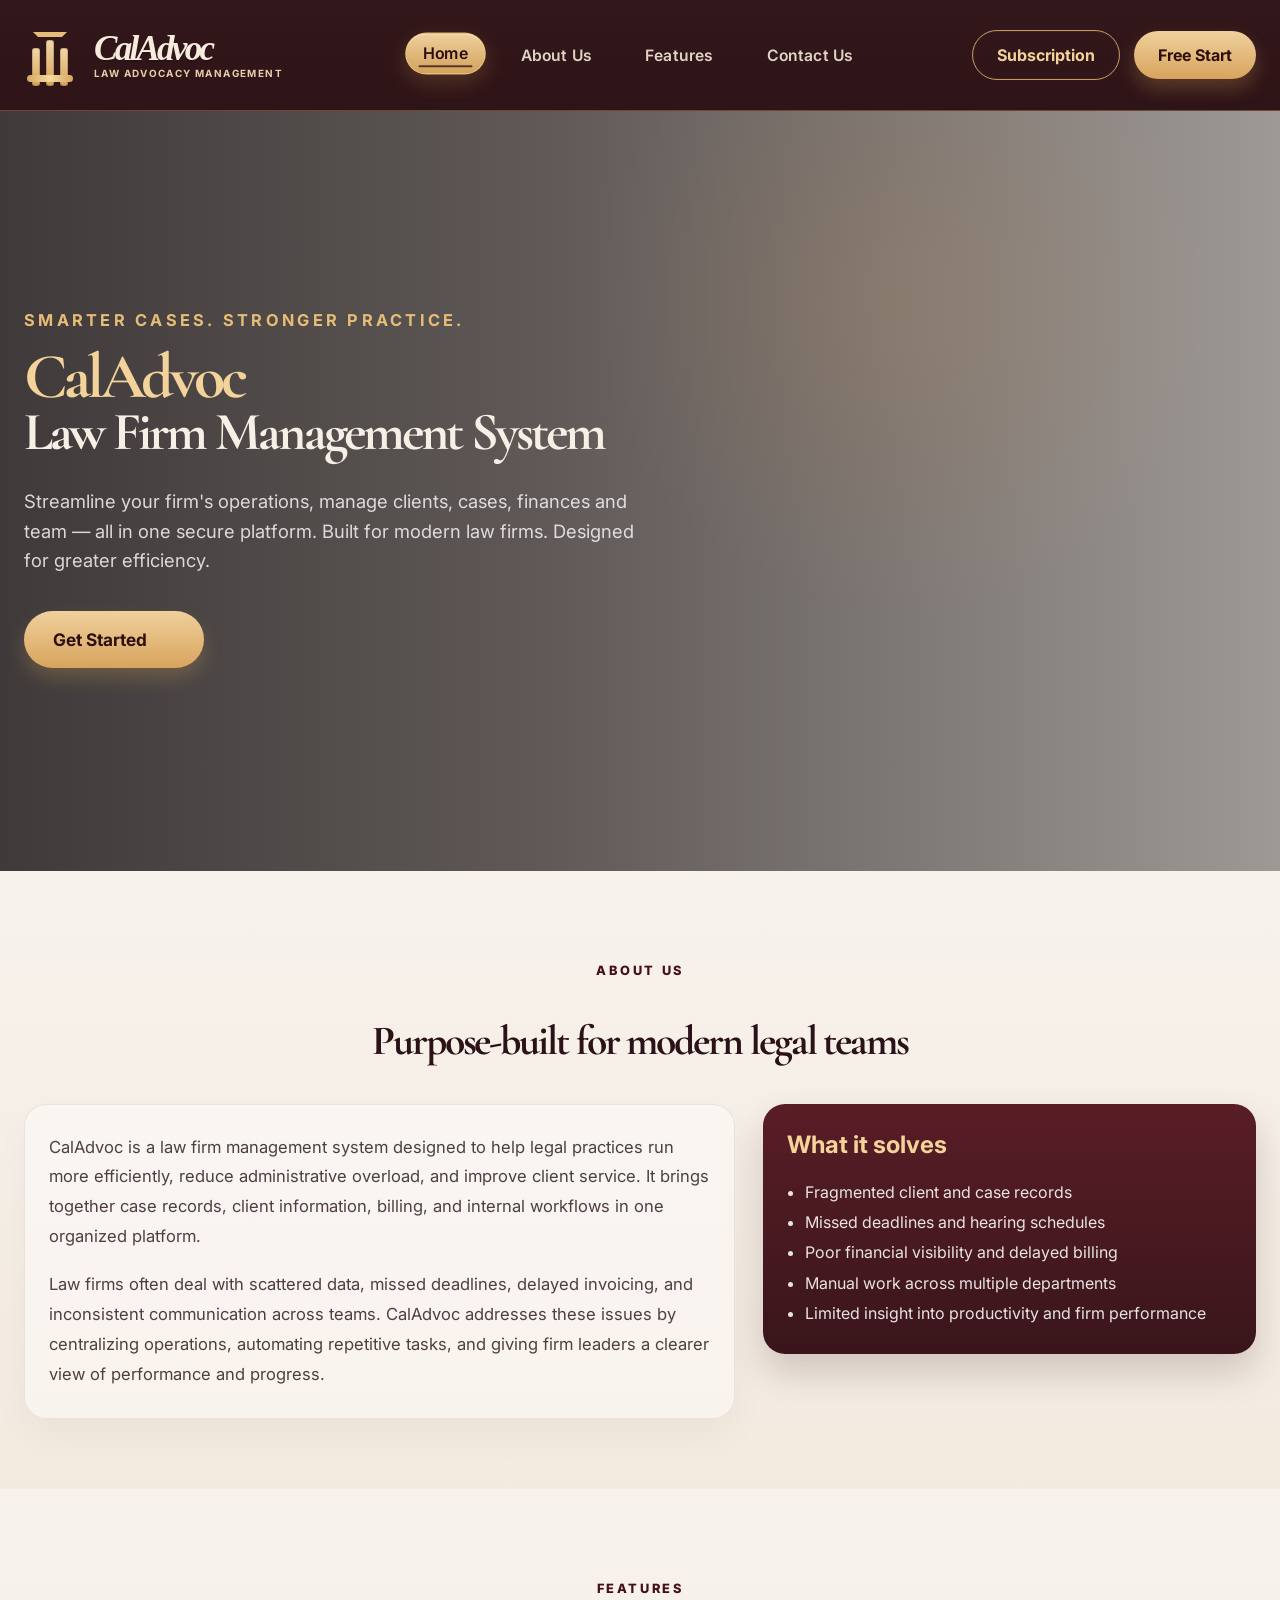
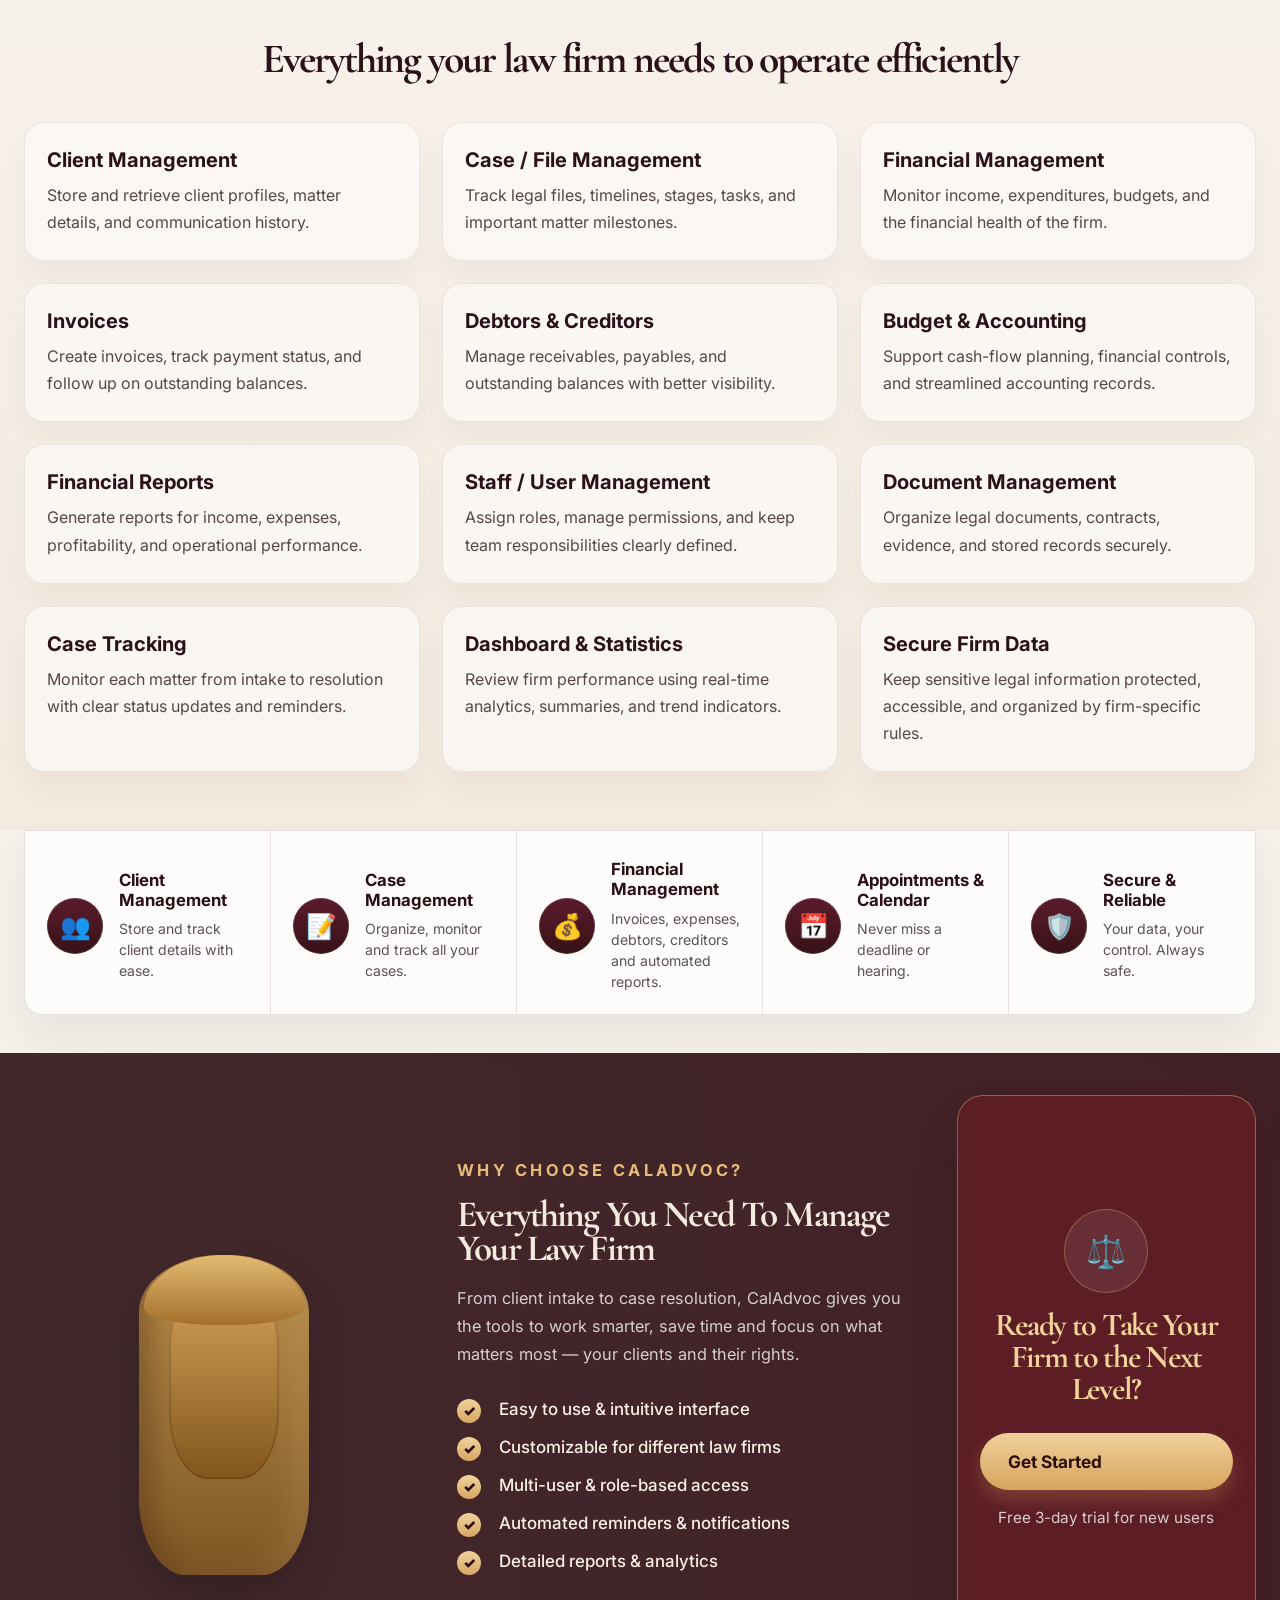
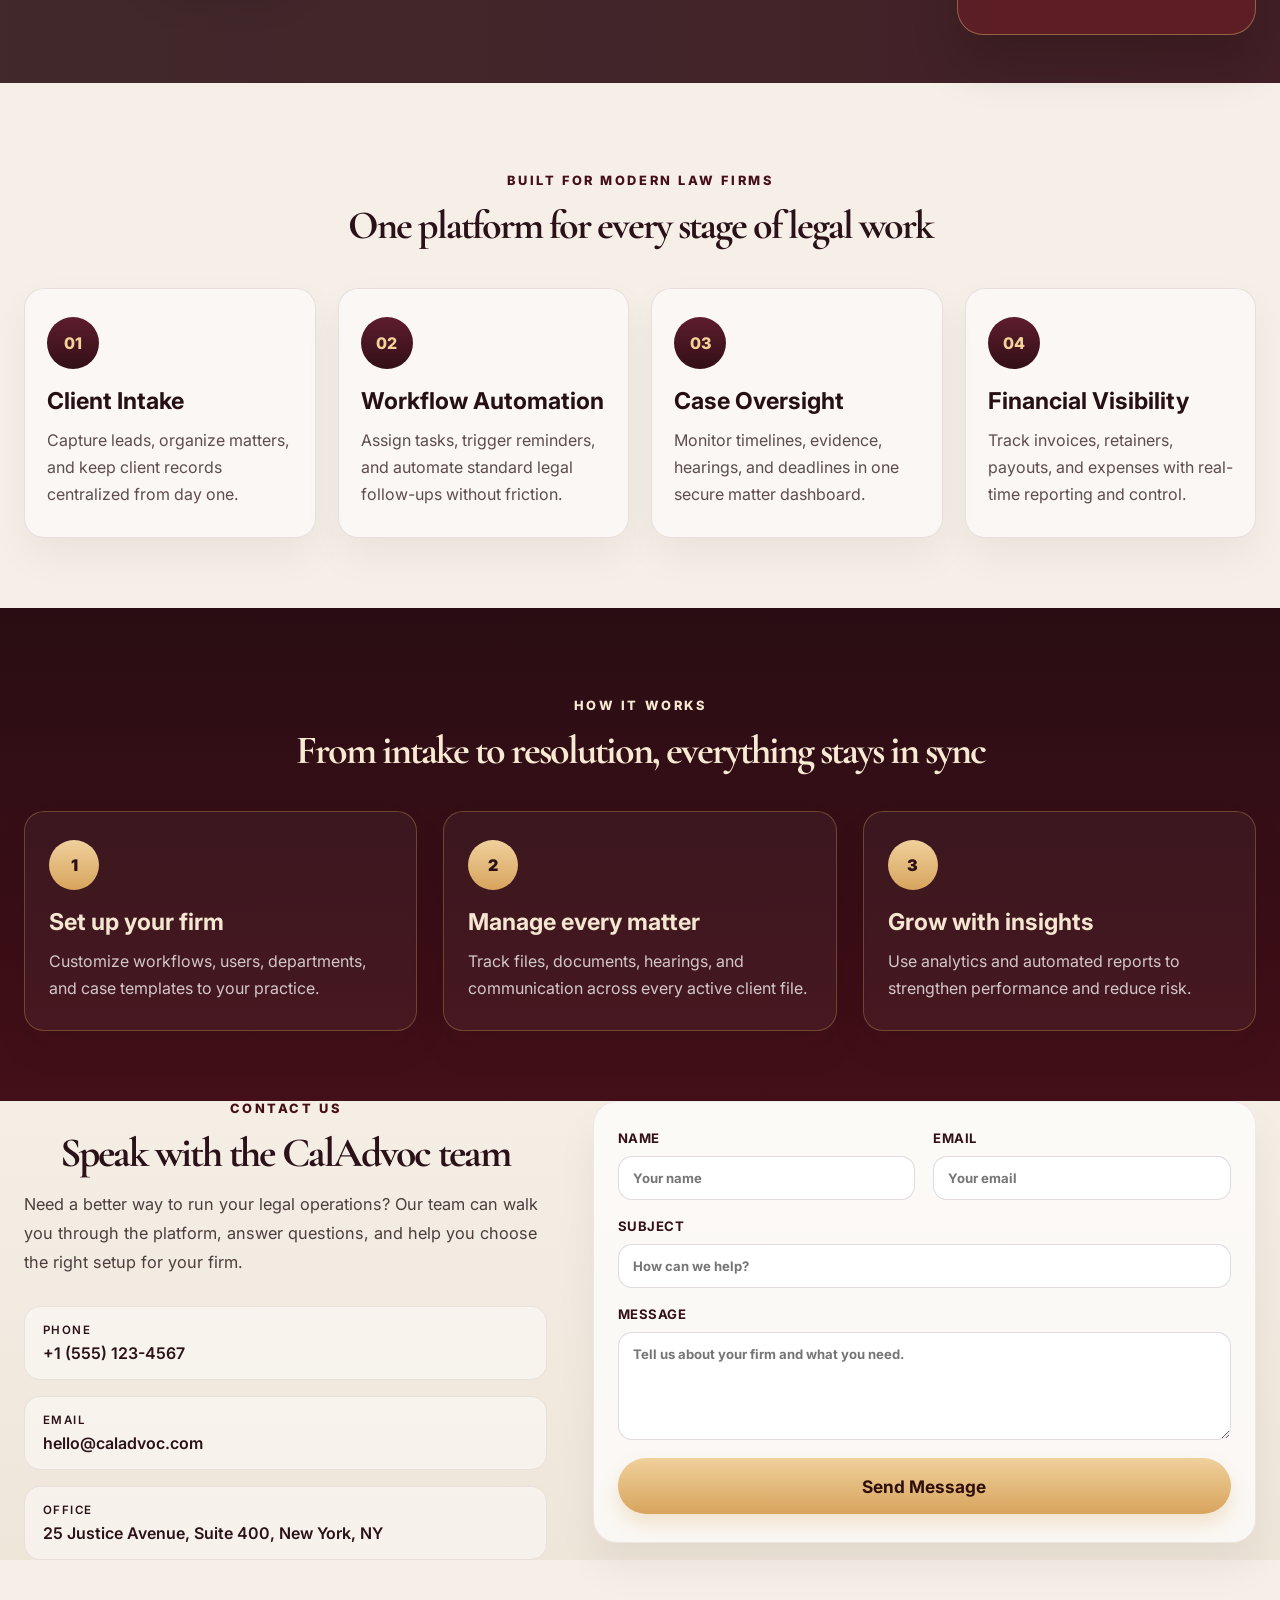
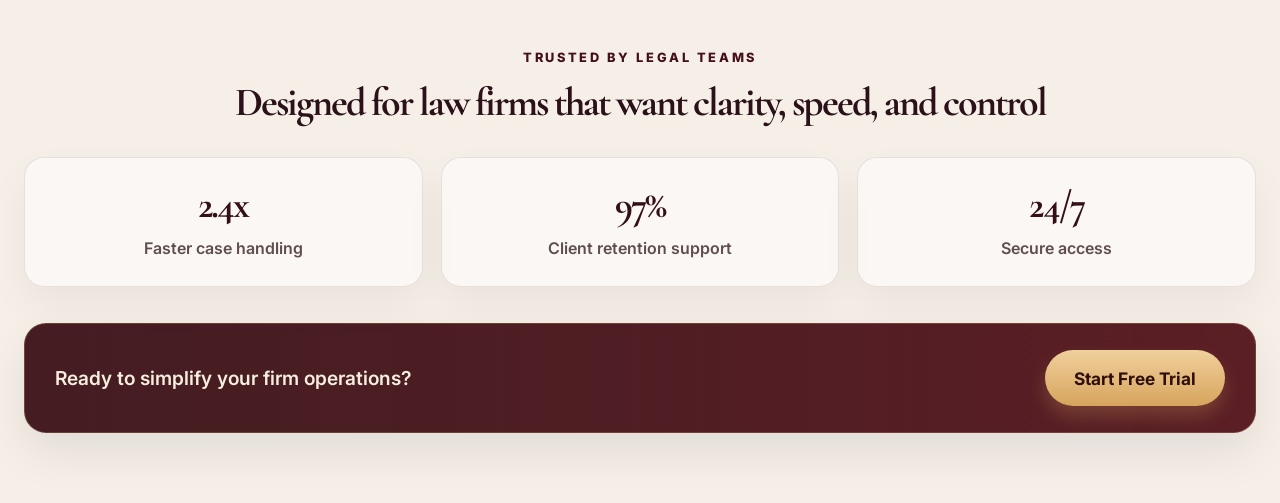
<file: Law Firm MS/index.html>
<!DOCTYPE html>
<html lang="en">
  <head>
    <meta charset="UTF-8" />
    <meta name="viewport" content="width=device-width, initial-scale=1.0" />
    <title>CalAdvoc | Law Firm Management System</title>
    <meta
      name="description"
      content="CalAdvoc law firm management system for client management, case tracking, financial oversight, calendars, and secure operations."
    />
    <link rel="preconnect" href="https://fonts.googleapis.com" />
    <link rel="preconnect" href="https://fonts.gstatic.com" crossorigin />
    <link
      href="https://fonts.googleapis.com/css2?family=Cormorant+Garamond:wght@400;500;600;700&family=Inter:wght@400;500;600;700;800;900&display=swap"
      rel="stylesheet"
    />
    <link rel="stylesheet" href="styles.css" />
  </head>
  <body>
    <header class="site-header">
      <div class="container header-inner">
        <div class="brand" aria-label="CalAdvoc logo">
          <div class="brand-mark" aria-hidden="true">
            <span class="pillar left"></span>
            <span class="pillar center"></span>
            <span class="pillar right"></span>
            <span class="roof"></span>
            <span class="base"></span>
          </div>
          <div class="brand-copy">
            <div class="brand-name">CalAdvoc</div>
            <div class="brand-tag">LAW ADVOCACY MANAGEMENT</div>
          </div>
        </div>

        <nav class="main-nav" aria-label="Main navigation">
          <a href="index.html" class="nav-link active">Home</a>
          <a href="about.html" class="nav-link">About Us</a>
          <a href="features.html" class="nav-link">Features</a>
          <a href="contact.html" class="nav-link">Contact Us</a>
        </nav>

        <div class="header-actions">
          <a href="account.html?mode=subscription" class="btn btn-ghost">Subscription</a>
          <a href="account.html?mode=create&trial=true" class="btn btn-primary">Free Start</a>
        </div>
      </div>
    </header>

    <main>
      <section id="home" class="hero">
        <div class="container hero-inner">
          <div class="hero-copy">
            <div class="eyebrow">SMARTER CASES. STRONGER PRACTICE.</div>
            <h1>
              <span class="title-gold">CalAdvoc</span>
              <span class="title-block">Law Firm Management System</span>
            </h1>
            <p>
              Streamline your firm's operations, manage clients, cases, finances and
              team — all in one secure platform. Built for modern law firms.
              Designed for greater efficiency.
            </p>

            <div class="cta-row">
              <a href="account.html?mode=create&trial=true" class="btn btn-primary btn-large">Get Started</a>
            </div>
          </div>
        </div>
      </section>

      <section id="about-us" class="info-section about-section">
        <div class="container about-inner">
          <div class="section-kicker">ABOUT US</div>
          <h2>Purpose-built for modern legal teams</h2>

          <div class="about-grid">
            <div class="about-copy">
              <p>
                CalAdvoc is a law firm management system designed to help legal practices
                run more efficiently, reduce administrative overload, and improve client
                service. It brings together case records, client information, billing, and
                internal workflows in one organized platform.
              </p>
              <p>
                Law firms often deal with scattered data, missed deadlines, delayed invoicing,
                and inconsistent communication across teams. CalAdvoc addresses these issues by
                centralizing operations, automating repetitive tasks, and giving firm leaders a
                clearer view of performance and progress.
              </p>
            </div>

            <div class="about-points">
              <div class="about-card">
                <h3>What it solves</h3>
                <ul>
                  <li>Fragmented client and case records</li>
                  <li>Missed deadlines and hearing schedules</li>
                  <li>Poor financial visibility and delayed billing</li>
                  <li>Manual work across multiple departments</li>
                  <li>Limited insight into productivity and firm performance</li>
                </ul>
              </div>
            </div>
          </div>
        </div>
      </section>

      <section id="features" class="info-section features-section">
        <div class="container features-inner">
          <div class="section-kicker">FEATURES</div>
          <h2>Everything your law firm needs to operate efficiently</h2>

          <div class="feature-list-grid">
            <div class="feature-item"><h3>Client Management</h3><p>Store and retrieve client profiles, matter details, and communication history.</p></div>
            <div class="feature-item"><h3>Case / File Management</h3><p>Track legal files, timelines, stages, tasks, and important matter milestones.</p></div>
            <div class="feature-item"><h3>Financial Management</h3><p>Monitor income, expenditures, budgets, and the financial health of the firm.</p></div>
            <div class="feature-item"><h3>Invoices</h3><p>Create invoices, track payment status, and follow up on outstanding balances.</p></div>
            <div class="feature-item"><h3>Debtors &amp; Creditors</h3><p>Manage receivables, payables, and outstanding balances with better visibility.</p></div>
            <div class="feature-item"><h3>Budget &amp; Accounting</h3><p>Support cash-flow planning, financial controls, and streamlined accounting records.</p></div>
            <div class="feature-item"><h3>Financial Reports</h3><p>Generate reports for income, expenses, profitability, and operational performance.</p></div>
            <div class="feature-item"><h3>Staff / User Management</h3><p>Assign roles, manage permissions, and keep team responsibilities clearly defined.</p></div>
            <div class="feature-item"><h3>Document Management</h3><p>Organize legal documents, contracts, evidence, and stored records securely.</p></div>
            <div class="feature-item"><h3>Case Tracking</h3><p>Monitor each matter from intake to resolution with clear status updates and reminders.</p></div>
            <div class="feature-item"><h3>Dashboard &amp; Statistics</h3><p>Review firm performance using real-time analytics, summaries, and trend indicators.</p></div>
            <div class="feature-item"><h3>Secure Firm Data</h3><p>Keep sensitive legal information protected, accessible, and organized by firm-specific rules.</p></div>
          </div>
        </div>
      </section>

      <section class="feature-strip" aria-label="Key features">
        <div class="container feature-grid">
          <article class="feature-card">
            <div class="feature-icon icon-people">👥</div>
            <div class="feature-meta">
              <h3>Client Management</h3>
              <p>Store and track client details with ease.</p>
            </div>
          </article>

          <article class="feature-card">
            <div class="feature-icon icon-case">📝</div>
            <div class="feature-meta">
              <h3>Case Management</h3>
              <p>Organize, monitor and track all your cases.</p>
            </div>
          </article>

          <article class="feature-card">
            <div class="feature-icon icon-finance">💰</div>
            <div class="feature-meta">
              <h3>Financial Management</h3>
              <p>Invoices, expenses, debtors, creditors and automated reports.</p>
            </div>
          </article>

          <article class="feature-card">
            <div class="feature-icon icon-calendar">📅</div>
            <div class="feature-meta">
              <h3>Appointments &amp; Calendar</h3>
              <p>Never miss a deadline or hearing.</p>
            </div>
          </article>

          <article class="feature-card">
            <div class="feature-icon icon-security">🛡️</div>
            <div class="feature-meta">
              <h3>Secure &amp; Reliable</h3>
              <p>Your data, your control. Always safe.</p>
            </div>
          </article>
        </div>
      </section>

      <section class="why-choose">
        <div class="container why-inner">
          <div class="why-visual" aria-hidden="true">
            <div class="figure-wrap">
              <div class="statue"></div>
            </div>
          </div>

          <div class="why-copy">
            <div class="eyebrow eyebrow-light">WHY CHOOSE CALADVOC?</div>
            <h2>Everything You Need To Manage Your Law Firm</h2>
            <p>
              From client intake to case resolution, CalAdvoc gives you the tools to
              work smarter, save time and focus on what matters most — your clients
              and their rights.
            </p>

            <ul class="check-list">
              <li>Easy to use &amp; intuitive interface</li>
              <li>Customizable for different law firms</li>
              <li>Multi-user &amp; role-based access</li>
              <li>Automated reminders &amp; notifications</li>
              <li>Detailed reports &amp; analytics</li>
            </ul>
          </div>

          <aside class="cta-panel">
            <div class="gavel-mark" aria-hidden="true">⚖️</div>
            <h3>Ready to Take Your Firm to the Next Level?</h3>
            <a href="account.html" class="btn btn-primary btn-large btn-cta">Get Started</a>
            <p>Free 3-day trial for new users</p>
          </aside>
        </div>
      </section>

      <section class="insights">
        <div class="container insights-inner">
          <div class="section-kicker">BUILT FOR MODERN LAW FIRMS</div>
          <h2>One platform for every stage of legal work</h2>

          <div class="insight-grid">
            <article class="insight-card">
              <div class="mini-icon">01</div>
              <h3>Client Intake</h3>
              <p>Capture leads, organize matters, and keep client records centralized from day one.</p>
            </article>
            <article class="insight-card">
              <div class="mini-icon">02</div>
              <h3>Workflow Automation</h3>
              <p>Assign tasks, trigger reminders, and automate standard legal follow-ups without friction.</p>
            </article>
            <article class="insight-card">
              <div class="mini-icon">03</div>
              <h3>Case Oversight</h3>
              <p>Monitor timelines, evidence, hearings, and deadlines in one secure matter dashboard.</p>
            </article>
            <article class="insight-card">
              <div class="mini-icon">04</div>
              <h3>Financial Visibility</h3>
              <p>Track invoices, retainers, payouts, and expenses with real-time reporting and control.</p>
            </article>
          </div>
        </div>
      </section>

      <section class="process">
        <div class="container process-inner">
          <div class="section-kicker section-kicker-dark">HOW IT WORKS</div>
          <h2>From intake to resolution, everything stays in sync</h2>

          <div class="steps-grid">
            <article class="step-card">
              <span class="step-number">1</span>
              <h3>Set up your firm</h3>
              <p>Customize workflows, users, departments, and case templates to your practice.</p>
            </article>
            <article class="step-card">
              <span class="step-number">2</span>
              <h3>Manage every matter</h3>
              <p>Track files, documents, hearings, and communication across every active client file.</p>
            </article>
            <article class="step-card">
              <span class="step-number">3</span>
              <h3>Grow with insights</h3>
              <p>Use analytics and automated reports to strengthen performance and reduce risk.</p>
            </article>
          </div>
        </div>
      </section>

      <section id="contact" class="contact-section">
        <div class="container contact-inner">
          <div class="contact-copy">
            <div class="section-kicker">CONTACT US</div>
            <h2>Speak with the CalAdvoc team</h2>
            <p>
              Need a better way to run your legal operations? Our team can walk you through
              the platform, answer questions, and help you choose the right setup for your firm.
            </p>

            <div class="contact-list">
              <div class="contact-item">
                <span class="contact-label">Phone</span>
                <a href="tel:+15551234567">+1 (555) 123-4567</a>
              </div>
              <div class="contact-item">
                <span class="contact-label">Email</span>
                <a href="mailto:hello@caladvoc.com">hello@caladvoc.com</a>
              </div>
              <div class="contact-item">
                <span class="contact-label">Office</span>
                <span>25 Justice Avenue, Suite 400, New York, NY</span>
              </div>
            </div>
          </div>

          <form class="contact-form">
            <div class="field-row">
              <label>
                Name
                <input type="text" placeholder="Your name" />
              </label>
              <label>
                Email
                <input type="email" placeholder="Your email" />
              </label>
            </div>

            <label>
              Subject
              <input type="text" placeholder="How can we help?" />
            </label>

            <label>
              Message
              <textarea rows="5" placeholder="Tell us about your firm and what you need."></textarea>
            </label>

            <button type="submit" class="btn btn-primary btn-large">Send Message</button>
          </form>
        </div>
      </section>

      <section class="stats-cta">
        <div class="container stats-inner">
          <div class="stats-copy">
            <div class="section-kicker">TRUSTED BY LEGAL TEAMS</div>
            <h2>Designed for law firms that want clarity, speed, and control</h2>
          </div>

          <div class="metrics">
            <div class="metric-box">
              <strong>2.4x</strong>
              <span>Faster case handling</span>
            </div>
            <div class="metric-box">
              <strong>97%</strong>
              <span>Client retention support</span>
            </div>
            <div class="metric-box">
              <strong>24/7</strong>
              <span>Secure access</span>
            </div>
          </div>

          <div class="bottom-cta">
            <p>Ready to simplify your firm operations?</p>
            <button class="btn btn-primary btn-large">Start Free Trial</button>
          </div>
        </div>
      </section>
    </main>

    <script>
      const navLinks = document.querySelectorAll('.nav-link');
      const pageName = window.location.pathname.split('/').pop() || 'index.html';

      navLinks.forEach((link) => {
        const targetPage = link.getAttribute('href');
        link.classList.toggle('active', targetPage === pageName);
      });
    </script>
  </body>
</html>
</file>
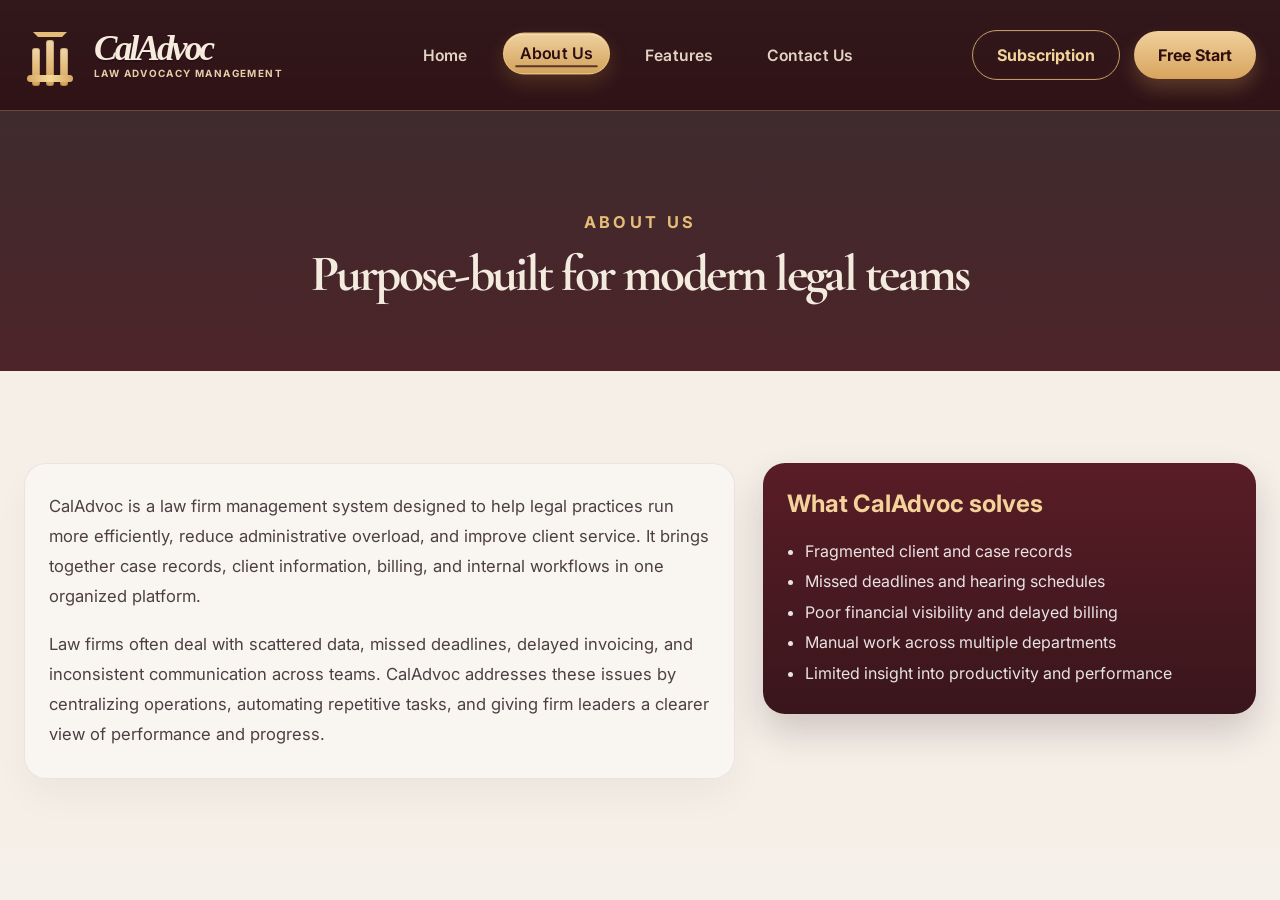
<file: Law Firm MS/about.html>
<!DOCTYPE html>
<html lang="en">
  <head>
    <meta charset="UTF-8" />
    <meta name="viewport" content="width=device-width, initial-scale=1.0" />
    <title>About Us | CalAdvoc</title>
    <link rel="preconnect" href="https://fonts.googleapis.com" />
    <link rel="preconnect" href="https://fonts.gstatic.com" crossorigin />
    <link href="https://fonts.googleapis.com/css2?family=Cormorant+Garamond:wght@400;500;600;700&family=Inter:wght@400;500;600;700;800;900&display=swap" rel="stylesheet" />
    <link rel="stylesheet" href="styles.css" />
  </head>
  <body>
    <header class="site-header">
      <div class="container header-inner">
        <div class="brand" aria-label="CalAdvoc logo">
          <div class="brand-mark" aria-hidden="true">
            <span class="pillar left"></span>
            <span class="pillar center"></span>
            <span class="pillar right"></span>
            <span class="roof"></span>
            <span class="base"></span>
          </div>
          <div class="brand-copy">
            <div class="brand-name">CalAdvoc</div>
            <div class="brand-tag">LAW ADVOCACY MANAGEMENT</div>
          </div>
        </div>

        <nav class="main-nav" aria-label="Main navigation">
          <a href="index.html" class="nav-link">Home</a>
          <a href="about.html" class="nav-link active">About Us</a>
          <a href="features.html" class="nav-link">Features</a>
          <a href="contact.html" class="nav-link">Contact Us</a>
        </nav>

        <div class="header-actions">
          <a href="account.html?mode=subscription" class="btn btn-ghost">Subscription</a>
          <button class="btn btn-primary">Free Start</button>
        </div>
      </div>
    </header>

    <main>
      <section class="page-hero page-hero-about">
        <div class="container page-hero-inner">
          <div class="eyebrow">ABOUT US</div>
          <h1>Purpose-built for modern legal teams</h1>
        </div>
      </section>

      <section class="info-section">
        <div class="container about-grid page-grid">
          <div class="about-copy">
            <p>
              CalAdvoc is a law firm management system designed to help legal practices run more efficiently,
              reduce administrative overload, and improve client service. It brings together case records,
              client information, billing, and internal workflows in one organized platform.
            </p>
            <p>
              Law firms often deal with scattered data, missed deadlines, delayed invoicing, and inconsistent
              communication across teams. CalAdvoc addresses these issues by centralizing operations,
              automating repetitive tasks, and giving firm leaders a clearer view of performance and progress.
            </p>
          </div>

          <div class="about-card">
            <h3>What CalAdvoc solves</h3>
            <ul>
              <li>Fragmented client and case records</li>
              <li>Missed deadlines and hearing schedules</li>
              <li>Poor financial visibility and delayed billing</li>
              <li>Manual work across multiple departments</li>
              <li>Limited insight into productivity and performance</li>
            </ul>
          </div>
        </div>
      </section>
    </main>
  </body>
</html>
</file>
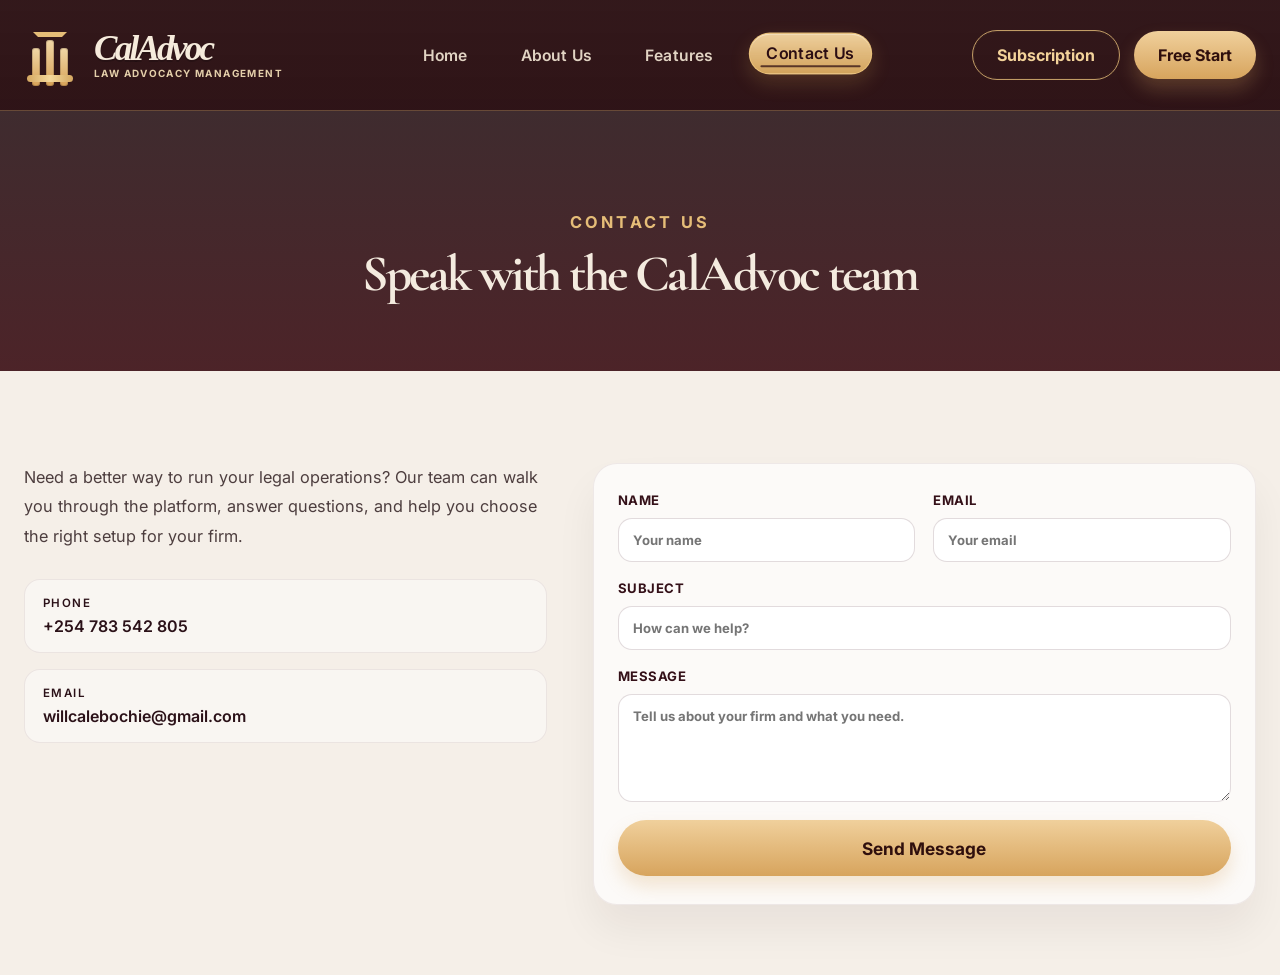
<file: Law Firm MS/contact.html>
<!DOCTYPE html>
<html lang="en">
  <head>
    <meta charset="UTF-8" />
    <meta name="viewport" content="width=device-width, initial-scale=1.0" />
    <title>Contact Us | CalAdvoc</title>
    <link rel="preconnect" href="https://fonts.googleapis.com" />
    <link rel="preconnect" href="https://fonts.gstatic.com" crossorigin />
    <link href="https://fonts.googleapis.com/css2?family=Cormorant+Garamond:wght@400;500;600;700&family=Inter:wght@400;500;600;700;800;900&display=swap" rel="stylesheet" />
    <link rel="stylesheet" href="styles.css" />
  </head>
  <body>
    <header class="site-header">
      <div class="container header-inner">
        <div class="brand" aria-label="CalAdvoc logo">
          <div class="brand-mark" aria-hidden="true">
            <span class="pillar left"></span>
            <span class="pillar center"></span>
            <span class="pillar right"></span>
            <span class="roof"></span>
            <span class="base"></span>
          </div>
          <div class="brand-copy">
            <div class="brand-name">CalAdvoc</div>
            <div class="brand-tag">LAW ADVOCACY MANAGEMENT</div>
          </div>
        </div>

        <nav class="main-nav" aria-label="Main navigation">
          <a href="index.html" class="nav-link">Home</a>
          <a href="about.html" class="nav-link">About Us</a>
          <a href="features.html" class="nav-link">Features</a>
          <a href="contact.html" class="nav-link active">Contact Us</a>
        </nav>

        <div class="header-actions">
          <a href="account.html?mode=subscription" class="btn btn-ghost">Subscription</a>
          <button class="btn btn-primary">Free Start</button>
        </div>
      </div>
    </header>

    <main>
      <section class="page-hero page-hero-contact">
        <div class="container page-hero-inner">
          <div class="eyebrow">CONTACT US</div>
          <h1>Speak with the CalAdvoc team</h1>
        </div>
      </section>

      <section class="info-section">
        <div class="container contact-inner">
          <div class="contact-copy">
            <p>
              Need a better way to run your legal operations? Our team can walk you through the platform,
              answer questions, and help you choose the right setup for your firm.
            </p>

            <div class="contact-list">
              <div class="contact-item">
                <span class="contact-label">Phone</span>
                <a href="tel:+254783542805">+254 783 542 805</a>
              </div>
              <div class="contact-item">
                <span class="contact-label">Email</span>
                <a href="mailto:willcalebochie@gmail.com">willcalebochie@gmail.com</a>
              </div>
            </div>
          </div>

          <form id="contactForm" class="contact-form">
            <div class="field-row">
              <label>
                Name
                <input type="text" name="name" placeholder="Your name" required />
              </label>
              <label>
                Email
                <input type="email" name="email" placeholder="Your email" required />
              </label>
            </div>

            <label>
              Subject
              <input type="text" name="subject" placeholder="How can we help?" required />
            </label>

            <label>
              Message
              <textarea name="message" rows="5" placeholder="Tell us about your firm and what you need." required></textarea>
            </label>

            <button type="submit" class="btn btn-primary btn-large">Send Message</button>
          </form>
        </div>
      </section>
    </main>

    <script>
      const form = document.getElementById('contactForm');

      if (form) {
        form.addEventListener('submit', function (event) {
          event.preventDefault();

          const formData = new FormData(form);
          const name = (formData.get('name') || '').toString().trim();
          const email = (formData.get('email') || '').toString().trim();
          const subject = (formData.get('subject') || '').toString().trim();
          const message = (formData.get('message') || '').toString().trim();

          const emailSubject = encodeURIComponent(subject || 'New CalAdvoc inquiry');
          const emailBody = encodeURIComponent(
            `Name: ${name}\nEmail: ${email}\n\nMessage:\n${message}`
          );

          const mailtoLink = `mailto:willcalebochie@gmail.com?subject=${emailSubject}&body=${emailBody}`;
          const whatsappLink = `https://wa.me/254783542805?text=${encodeURIComponent(
            `Hello CalAdvoc, my name is ${name}.\nEmail: ${email}\nSubject: ${subject}\n\n${message}`
          )}`;

          window.location.href = mailtoLink;
          setTimeout(() => {
            window.open(whatsappLink, '_blank');
          }, 250);

          form.reset();
        });
      }
    </script>
  </body>
</html>
</file>
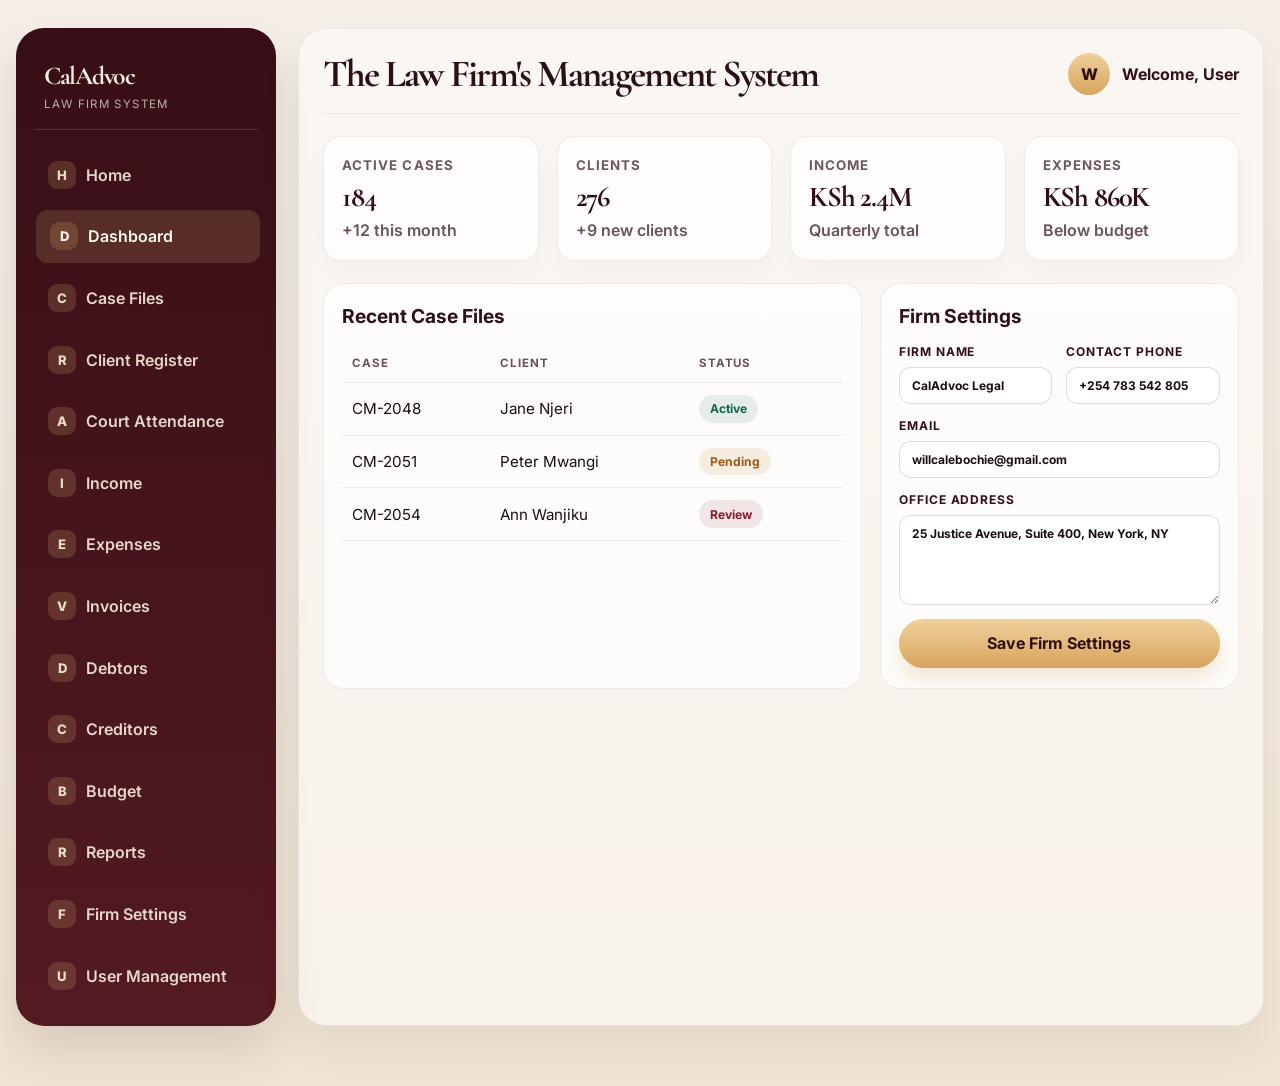
<file: Law Firm MS/dashboard-preview.html>
<!DOCTYPE html>
<html lang="en">
  <head>
    <meta charset="UTF-8" />
    <meta name="viewport" content="width=device-width, initial-scale=1.0" />
    <title>Dashboard Preview | CalAdvoc</title>
    <link rel="preconnect" href="https://fonts.googleapis.com" />
    <link rel="preconnect" href="https://fonts.gstatic.com" crossorigin />
    <link href="https://fonts.googleapis.com/css2?family=Cormorant+Garamond:wght@400;500;600;700&family=Inter:wght@400;500;600;700;800;900&display=swap" rel="stylesheet" />
    <link rel="stylesheet" href="styles.css" />
  </head>
  <body>
    <div class="dashboard-shell">
      <div class="dashboard-layout">
        <aside class="dashboard-sidebar">
          <div class="sidebar-brand">
            <h2>CalAdvoc</h2>
            <small>LAW FIRM SYSTEM</small>
          </div>

          <nav class="sidebar-nav" aria-label="Dashboard navigation">
            <a href="index.html"><span class="sidebar-badge">H</span> Home</a>
            <a href="#" class="active"><span class="sidebar-badge">D</span> Dashboard</a>
            <a href="#"><span class="sidebar-badge">C</span> Case Files</a>
            <a href="#"><span class="sidebar-badge">R</span> Client Register</a>
            <a href="#"><span class="sidebar-badge">A</span> Court Attendance</a>
            <a href="#"><span class="sidebar-badge">I</span> Income</a>
            <a href="#"><span class="sidebar-badge">E</span> Expenses</a>
            <a href="#"><span class="sidebar-badge">V</span> Invoices</a>
            <a href="#"><span class="sidebar-badge">D</span> Debtors</a>
            <a href="#"><span class="sidebar-badge">C</span> Creditors</a>
            <a href="#"><span class="sidebar-badge">B</span> Budget</a>
            <a href="#"><span class="sidebar-badge">R</span> Reports</a>
            <a href="#"><span class="sidebar-badge">F</span> Firm Settings</a>
            <a href="#"><span class="sidebar-badge">U</span> User Management</a>
          </nav>
        </aside>

        <main class="dashboard-main">
          <div class="topbar">
            <h1>The Law Firm's Management System</h1>

            <div class="topbar-meta">
              <div class="user-pill">W</div>
              <span class="user-label">Welcome, User</span>
            </div>
          </div>

          <section class="dashboard-grid" aria-label="overview metrics">
            <article class="metric-card">
              <small>Active Cases</small>
              <strong>184</strong>
              <span>+12 this month</span>
            </article>

            <article class="metric-card">
              <small>Clients</small>
              <strong>276</strong>
              <span>+9 new clients</span>
            </article>

            <article class="metric-card">
              <small>Income</small>
              <strong>KSh 2.4M</strong>
              <span>Quarterly total</span>
            </article>

            <article class="metric-card">
              <small>Expenses</small>
              <strong>KSh 860K</strong>
              <span>Below budget</span>
            </article>
          </section>

          <section class="content-grid">
            <div class="panel">
              <h3>Recent Case Files</h3>
              <table class="table-list">
                <thead>
                  <tr>
                    <th>Case</th>
                    <th>Client</th>
                    <th>Status</th>
                  </tr>
                </thead>
                <tbody>
                  <tr>
                    <td>CM-2048</td>
                    <td>Jane Njeri</td>
                    <td><span class="status good">Active</span></td>
                  </tr>
                  <tr>
                    <td>CM-2051</td>
                    <td>Peter Mwangi</td>
                    <td><span class="status warn">Pending</span></td>
                  </tr>
                  <tr>
                    <td>CM-2054</td>
                    <td>Ann Wanjiku</td>
                    <td><span class="status alert">Review</span></td>
                  </tr>
                </tbody>
              </table>
            </div>

            <div class="panel">
              <h3>Firm Settings</h3>
              <form class="form-stack">
                <div class="form-row">
                  <label>
                    Firm Name
                    <input type="text" value="CalAdvoc Legal" />
                  </label>
                  <label>
                    Contact Phone
                    <input type="tel" value="+254 783 542 805" />
                  </label>
                </div>

                <label>
                  Email
                  <input type="email" value="willcalebochie@gmail.com" />
                </label>

                <label>
                  Office Address
                  <textarea>25 Justice Avenue, Suite 400, New York, NY</textarea>
                </label>

                <button type="button" class="btn btn-primary">Save Firm Settings</button>
              </form>
            </div>
          </section>
        </main>
      </div>
    </div>
  </body>
</html>
</file>
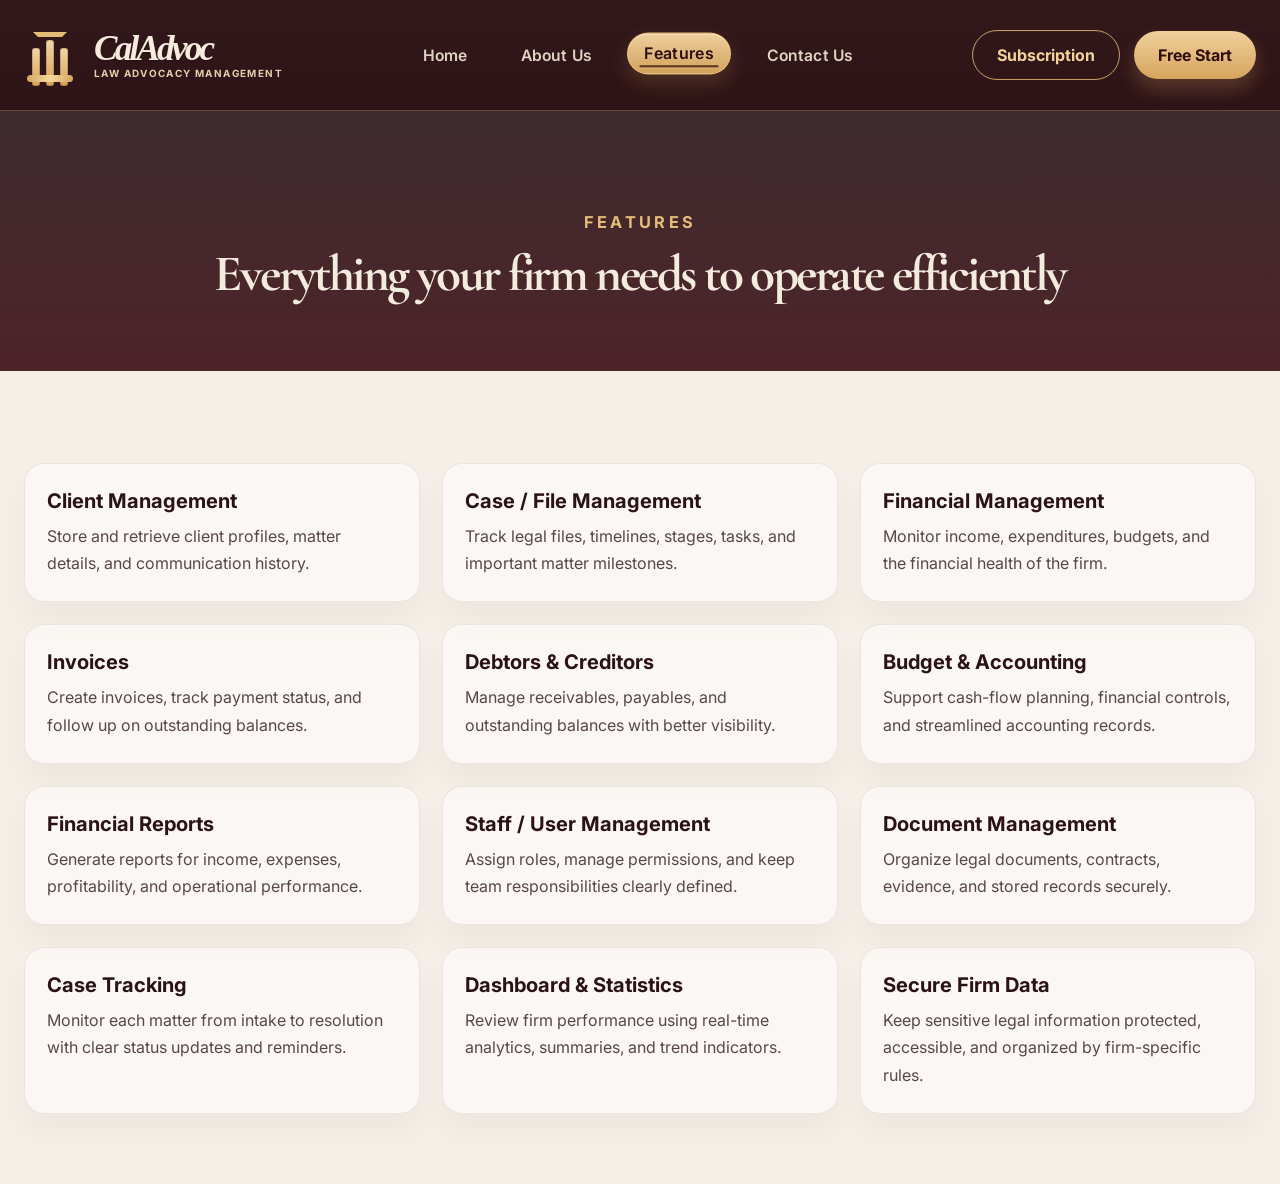
<file: Law Firm MS/features.html>
<!DOCTYPE html>
<html lang="en">
  <head>
    <meta charset="UTF-8" />
    <meta name="viewport" content="width=device-width, initial-scale=1.0" />
    <title>Features | CalAdvoc</title>
    <link rel="preconnect" href="https://fonts.googleapis.com" />
    <link rel="preconnect" href="https://fonts.gstatic.com" crossorigin />
    <link href="https://fonts.googleapis.com/css2?family=Cormorant+Garamond:wght@400;500;600;700&family=Inter:wght@400;500;600;700;800;900&display=swap" rel="stylesheet" />
    <link rel="stylesheet" href="styles.css" />
  </head>
  <body>
    <header class="site-header">
      <div class="container header-inner">
        <div class="brand" aria-label="CalAdvoc logo">
          <div class="brand-mark" aria-hidden="true">
            <span class="pillar left"></span>
            <span class="pillar center"></span>
            <span class="pillar right"></span>
            <span class="roof"></span>
            <span class="base"></span>
          </div>
          <div class="brand-copy">
            <div class="brand-name">CalAdvoc</div>
            <div class="brand-tag">LAW ADVOCACY MANAGEMENT</div>
          </div>
        </div>

        <nav class="main-nav" aria-label="Main navigation">
          <a href="index.html" class="nav-link">Home</a>
          <a href="about.html" class="nav-link">About Us</a>
          <a href="features.html" class="nav-link active">Features</a>
          <a href="contact.html" class="nav-link">Contact Us</a>
        </nav>

        <div class="header-actions">
          <a href="account.html?mode=subscription" class="btn btn-ghost">Subscription</a>
          <button class="btn btn-primary">Free Start</button>
        </div>
      </div>
    </header>

    <main>
      <section class="page-hero page-hero-features">
        <div class="container page-hero-inner">
          <div class="eyebrow">FEATURES</div>
          <h1>Everything your firm needs to operate efficiently</h1>
        </div>
      </section>

      <section class="info-section">
        <div class="container">
          <div class="feature-list-grid page-feature-grid">
            <div class="feature-item"><h3>Client Management</h3><p>Store and retrieve client profiles, matter details, and communication history.</p></div>
            <div class="feature-item"><h3>Case / File Management</h3><p>Track legal files, timelines, stages, tasks, and important matter milestones.</p></div>
            <div class="feature-item"><h3>Financial Management</h3><p>Monitor income, expenditures, budgets, and the financial health of the firm.</p></div>
            <div class="feature-item"><h3>Invoices</h3><p>Create invoices, track payment status, and follow up on outstanding balances.</p></div>
            <div class="feature-item"><h3>Debtors &amp; Creditors</h3><p>Manage receivables, payables, and outstanding balances with better visibility.</p></div>
            <div class="feature-item"><h3>Budget &amp; Accounting</h3><p>Support cash-flow planning, financial controls, and streamlined accounting records.</p></div>
            <div class="feature-item"><h3>Financial Reports</h3><p>Generate reports for income, expenses, profitability, and operational performance.</p></div>
            <div class="feature-item"><h3>Staff / User Management</h3><p>Assign roles, manage permissions, and keep team responsibilities clearly defined.</p></div>
            <div class="feature-item"><h3>Document Management</h3><p>Organize legal documents, contracts, evidence, and stored records securely.</p></div>
            <div class="feature-item"><h3>Case Tracking</h3><p>Monitor each matter from intake to resolution with clear status updates and reminders.</p></div>
            <div class="feature-item"><h3>Dashboard &amp; Statistics</h3><p>Review firm performance using real-time analytics, summaries, and trend indicators.</p></div>
            <div class="feature-item"><h3>Secure Firm Data</h3><p>Keep sensitive legal information protected, accessible, and organized by firm-specific rules.</p></div>
          </div>
        </div>
      </section>
    </main>
  </body>
</html>
</file>
<file: Law Firm MS/styles.css>
:root {
  --bg: #f5f1ea;
  --dark-maroon: #2a0d14;
  --deep-maroon: #450f18;
  --maroon-2: #5a1d24;
  --gold: #e5bd78;
  --gold-soft: #f3d39a;
  --ivory: #f5efe6;
  --white: #ffffff;
  --text: #1b0f12;
  --muted: #a0886d;
  --shadow: rgba(16, 6, 8, 0.28);
  --feature-border: rgba(80, 20, 31, 0.12);
}

* {
  box-sizing: border-box;
}

html {
  scroll-behavior: smooth;
}

body {
  margin: 0;
  font-family: 'Inter', sans-serif;
  background: var(--bg);
  color: var(--text);
}

a {
  color: inherit;
  text-decoration: none;
}

button {
  font: inherit;
  border: none;
  cursor: pointer;
}

img {
  max-width: 100%;
  display: block;
}

.container {
  width: min(1280px, calc(100% - 48px));
  margin: 0 auto;
}

.site-header {
  position: sticky;
  top: 0;
  z-index: 20;
  background: linear-gradient(180deg, rgba(38, 10, 14, 0.94), rgba(38, 10, 14, 0.96));
  border-bottom: 1px solid rgba(229, 189, 120, 0.3);
}

.header-inner {
  min-height: 110px;
  display: flex;
  align-items: center;
  justify-content: space-between;
  gap: 20px;
}

.brand {
  display: flex;
  align-items: center;
  gap: 18px;
  min-width: 280px;
}

.brand-mark {
  position: relative;
  width: 52px;
  height: 62px;
  display: flex;
  align-items: flex-end;
  justify-content: center;
}

.pillar,
.roof,
.base {
  position: absolute;
  display: block;
}

.pillar {
  bottom: 0;
  width: 8px;
  height: 38px;
  background: linear-gradient(180deg, #f1d7a6, #d7a258);
  border-radius: 3px;
  box-shadow: inset 0 0 0 1px rgba(44, 24, 18, 0.2);
}

.pillar.left { left: 8px; }
.pillar.center { left: calc(50% - 4px); height: 46px; }
.pillar.right { right: 8px; }

.roof {
  top: 8px;
  left: 50%;
  width: 34px;
  height: 22px;
  border-top: 5px solid var(--gold);
  border-left: 5px solid transparent;
  border-right: 5px solid transparent;
  transform: translateX(-50%);
}

.base {
  bottom: 4px;
  left: 50%;
  width: 46px;
  height: 7px;
  background: linear-gradient(90deg,#d4a761,#f5d99c,#d4a761);
  transform: translateX(-50%);
  border-radius: 12px;
}

.brand-copy {
  line-height: 1;
}

.brand-name {
  font-family: 'Georgia', 'Times New Roman', serif;
  font-size: clamp(2.2rem, 2vw, 3.1rem);
  font-weight: 700;
  letter-spacing: -0.08em;
  color: #f6ebdc;
  text-transform: none;
  font-style: italic;
  text-shadow: 0 2px 0 rgba(0,0,0,0.18);
}

.brand-tag {
  margin-top: 2px;
  letter-spacing: 0.14em;
  font-size: 0.62rem;
  font-weight: 700;
  color: #e4cfaa;
}

.main-nav {
  display: flex;
  align-items: center;
  gap: clamp(12px, 1.5vw, 22px);
  font-size: 0.98rem;
  color: rgba(244, 230, 206, 0.9);
  flex-wrap: wrap;
  justify-content: center;
}

.main-nav a {
  position: relative;
  display: inline-flex;
  align-items: center;
  justify-content: center;
  padding: 10px 16px;
  border-radius: 999px;
  color: rgba(245, 233, 214, 0.9);
  font-weight: 600;
  letter-spacing: 0.01em;
  border: 1px solid transparent;
  background: transparent;
  transition: all 0.25s ease;
  transform: translateY(0);
}

.main-nav a:hover,
.main-nav a:focus-visible,
.main-nav a.active {
  color: #2b0d13;
  background: linear-gradient(180deg, rgba(247, 216, 164, 0.96), rgba(228, 179, 99, 0.9));
  border-color: rgba(236, 195, 122, 0.9);
  box-shadow: 0 8px 20px rgba(214, 163, 77, 0.2), inset 0 1px 0 rgba(255,255,255,0.35);
  transform: translateY(-2px) scale(1.02);
}

.main-nav a::after {
  content: "";
  position: absolute;
  left: 14px;
  right: 14px;
  bottom: 6px;
  height: 2px;
  background: transparent;
  border-radius: 999px;
  transition: all 0.25s ease;
}

.main-nav a.active::after,
.main-nav a:hover::after,
.main-nav a:focus-visible::after {
  background: rgba(47, 15, 18, 0.75);
  transform: scaleX(1.08);
}

.main-nav a:focus-visible {
  outline: 2px solid rgba(240, 208, 156, 0.9);
  outline-offset: 3px;
}

.header-actions {
  display: flex;
  align-items: center;
  gap: 14px;
}

.btn {
  border-radius: 999px;
  padding: 0.9rem 1.5rem;
  font-weight: 700;
  transition: transform 0.2s ease, box-shadow 0.2s ease;
}

.btn:hover {
  transform: translateY(-1px);
}

.btn-ghost,
.btn-outline {
  background: transparent;
  color: var(--gold-soft);
  border: 1.5px solid rgba(229, 189, 120, 0.8);
  box-shadow: inset 0 0 0 1px rgba(229, 189, 120, 0.05);
}

.btn-primary {
  background: linear-gradient(180deg, #f0d09c, #d7a45d);
  color: #2f0f0d;
  box-shadow: 0 10px 18px rgba(215, 164, 93, 0.25);
}

.btn-large {
  min-width: 180px;
  padding: 1.1rem 1.8rem;
  font-size: 1.08rem;
}

.hero {
  position: relative;
  min-height: 760px;
  background-image:
    linear-gradient(90deg, rgba(12, 7, 8, 0.78) 0%, rgba(17, 9, 11, 0.66) 42%, rgba(17, 9, 11, 0.38) 100%),
    url('https://images.unsplash.com/photo-1589829545856-d10d557cf95f?auto=format&fit=crop&w=1800&q=80');
  background-repeat: no-repeat;
  background-size: cover;
  background-position: center center;
  overflow: hidden;
}

.hero::before {
  content: "";
  position: absolute;
  inset: 0;
  background: radial-gradient(circle at 70% 25%, rgba(203, 140, 69, 0.15), transparent 30%);
}

.hero-inner {
  position: relative;
  min-height: 760px;
  display: flex;
  align-items: center;
}

.hero-copy {
  width: min(55%, 640px);
  padding-top: 36px;
  padding-bottom: 40px;
  color: var(--white);
}

.eyebrow {
  margin-bottom: 18px;
  font-size: 1.02rem;
  letter-spacing: 0.2em;
  color: var(--gold);
  font-weight: 700;
}

.hero h1 {
  margin: 0;
  line-height: 0.9;
}

.title-gold {
  display: block;
  font-family: 'Cormorant Garamond', serif;
  font-size: clamp(3.8rem, 5vw, 7.2rem);
  letter-spacing: -0.065em;
  color: var(--gold-soft);
  font-weight: 700;
}

.title-block {
  display: block;
  font-family: 'Cormorant Garamond', serif;
  font-size: clamp(3.3rem, 4.2vw, 6.2rem);
  line-height: 0.95;
  letter-spacing: -0.055em;
  color: #f5efe6;
  font-weight: 700;
}

.hero-copy p {
  margin: 30px 0 0;
  max-width: 620px;
  font-size: 1.15rem;
  line-height: 1.6;
  color: rgba(255, 255, 255, 0.8);
}

.cta-row {
  display: flex;
  flex-wrap: wrap;
  gap: 18px;
  margin-top: 36px;
}

.page-hero {
  background: linear-gradient(180deg, rgba(31, 9, 14, 0.85), rgba(58, 13, 19, 0.9)),
    url('https://images.unsplash.com/photo-1589829545856-d10d557cf95f?auto=format&fit=crop&w=1800&q=80') center/cover no-repeat;
  min-height: 260px;
  display: flex;
  align-items: center;
}

.page-hero-inner {
  padding: 60px 0 30px;
  text-align: center;
}

.page-hero h1 {
  margin: 0;
  font-family: 'Cormorant Garamond', serif;
  font-size: clamp(2.8rem, 4vw, 5rem);
  line-height: 0.96;
  letter-spacing: -0.05em;
  color: #f4ebdf;
}

.page-hero-about .eyebrow,
.page-hero-features .eyebrow,
.page-hero-contact .eyebrow {
  color: var(--gold);
  text-align: center;
}

.info-section {
  padding: 92px 0 70px;
  background: #f5efe8;
}

.about-section,
.features-section,
.contact-section {
  background: linear-gradient(180deg, rgba(247, 242, 236, 0.98), rgba(243, 234, 223, 0.97));
}

.about-inner,
.features-inner,
.contact-inner {
  display: grid;
  gap: 26px;
}

.section-kicker {
  margin-bottom: 18px;
  text-align: center;
  color: var(--deep-maroon);
  letter-spacing: 0.2em;
  font-size: 0.8rem;
  font-weight: 800;
}

.about-section h2,
.features-section h2,
.contact-section h2 {
  margin: 0 0 16px;
  text-align: center;
  font-family: 'Cormorant Garamond', serif;
  font-size: clamp(2.6rem, 3vw, 4.1rem);
  line-height: 0.95;
  letter-spacing: -0.05em;
  color: #2b1118;
}

.about-grid {
  display: grid;
  grid-template-columns: 1.3fr 0.9fr;
  gap: 28px;
  align-items: start;
}

.about-copy {
  background: rgba(255,255,255,0.42);
  border: 1px solid rgba(76, 20, 27, 0.08);
  border-radius: 22px;
  padding: 28px 24px;
  box-shadow: 0 18px 36px rgba(43, 16, 21, 0.04);
}

.about-copy p {
  margin: 0 0 18px;
  color: rgba(34, 18, 22, 0.8);
  font-size: 1.04rem;
  line-height: 1.8;
}

.about-copy p:last-child {
  margin-bottom: 0;
}

.about-card {
  background: linear-gradient(180deg, rgba(83, 20, 30, 0.96), rgba(49, 13, 19, 0.96));
  border-radius: 22px;
  padding: 26px 24px;
  color: #f8ebd8;
  box-shadow: 0 18px 36px rgba(49, 13, 19, 0.18);
}

.about-card h3 {
  margin: 0 0 18px;
  font-size: 1.5rem;
  color: #f3d39a;
}

.about-card ul {
  margin: 0;
  padding-left: 18px;
  line-height: 1.9;
  color: rgba(255,255,255,0.88);
}

.feature-list-grid {
  display: grid;
  grid-template-columns: repeat(3, minmax(0, 1fr));
  gap: 22px;
}

.feature-item {
  background: rgba(255,255,255,0.5);
  border: 1px solid rgba(68, 18, 24, 0.08);
  border-radius: 20px;
  padding: 24px 22px;
  box-shadow: 0 18px 30px rgba(39, 15, 20, 0.04);
}

.feature-item h3 {
  margin: 0 0 10px;
  color: #2b1118;
  font-size: 1.26rem;
}

.feature-item p {
  margin: 0;
  color: rgba(36, 16, 20, 0.76);
  line-height: 1.7;
}

.contact-section {
  background: linear-gradient(180deg, #f4eee5 0%, #efe6da 100%);
}

.contact-inner {
  grid-template-columns: 0.9fr 1.1fr;
  align-items: start;
}

.contact-copy {
  padding-right: 20px;
}

.contact-copy p {
  margin: 0;
  line-height: 1.8;
  color: rgba(35, 18, 20, 0.8);
  font-size: 1.02rem;
}

.contact-list {
  margin-top: 28px;
  display: grid;
  gap: 16px;
}

.contact-item {
  display: grid;
  gap: 6px;
  padding: 16px 18px;
  border-radius: 16px;
  background: rgba(255,255,255,0.45);
  border: 1px solid rgba(72, 18, 25, 0.08);
}

.contact-label {
  color: var(--deep-maroon);
  font-size: 0.72rem;
  letter-spacing: 0.12em;
  text-transform: uppercase;
  font-weight: 800;
}

.contact-item a,
.contact-item span {
  color: #2b1118;
  font-weight: 600;
}

.contact-form {
  display: grid;
  gap: 18px;
  background: rgba(255,255,255,0.7);
  border: 1px solid rgba(76, 20, 27, 0.08);
  border-radius: 24px;
  padding: 28px 24px;
  box-shadow: 0 24px 40px rgba(34, 12, 17, 0.06);
}

.field-row {
  display: grid;
  grid-template-columns: repeat(2, minmax(0, 1fr));
  gap: 18px;
}

.contact-form label {
  display: grid;
  gap: 10px;
  font-size: 0.82rem;
  font-weight: 700;
  letter-spacing: 0.04em;
  text-transform: uppercase;
  color: #341018;
}

.contact-form input,
.contact-form textarea {
  width: 100%;
  border: 1px solid rgba(65, 18, 27, 0.15);
  border-radius: 14px;
  background: #fff;
  padding: 13px 14px;
  resize: vertical;
  font: inherit;
  color: var(--text);
}

.contact-form input:focus,
.contact-form textarea:focus {
  outline: 2px solid rgba(229, 189, 120, 0.5);
  border-color: rgba(229, 189, 120, 0.8);
}

.auth-page {
  background: linear-gradient(180deg, rgba(245, 239, 232, 1), rgba(237, 228, 217, 1));
  min-height: calc(100vh - 110px);
  padding: 60px 0 80px;
}

.auth-shell {
  width: min(1100px, calc(100% - 32px));
  margin: 0 auto;
  background: rgba(255, 255, 255, 0.52);
  border: 1px solid rgba(69, 15, 24, 0.08);
  border-radius: 28px;
  box-shadow: 0 24px 50px rgba(38, 12, 17, 0.08);
  overflow: hidden;
}

.auth-layout {
  display: grid;
  grid-template-columns: 0.95fr 1.05fr;
}

.auth-visual {
  padding: 42px 34px;
  background: linear-gradient(180deg, rgba(52, 10, 18, 0.96), rgba(84, 25, 34, 0.96));
  color: #f7eddf;
}

.auth-visual .eyebrow {
  margin-bottom: 14px;
  color: var(--gold-soft);
}

.auth-visual h1 {
  margin: 0 0 18px;
  font-family: 'Cormorant Garamond', serif;
  font-size: clamp(2.8rem, 4vw, 4.8rem);
  line-height: 0.95;
  letter-spacing: -0.05em;
}

.auth-visual p {
  margin: 0;
  color: rgba(247, 237, 223, 0.8);
  font-size: 1.02rem;
  line-height: 1.8;
}

.auth-list {
  margin-top: 28px;
  display: grid;
  gap: 12px;
  list-style: none;
  padding: 0;
}

.auth-list li {
  display: flex;
  align-items: center;
  gap: 12px;
  color: rgba(247, 237, 223, 0.9);
  font-weight: 600;
}

.auth-list li::before {
  content: "✓";
  display: inline-grid;
  place-items: center;
  width: 22px;
  height: 22px;
  border-radius: 50%;
  background: rgba(229, 189, 120, 0.18);
  color: var(--gold-soft);
  font-size: 0.9rem;
}

.auth-forms {
  padding: 42px 34px;
  background: rgba(255,255,255,0.28);
}

.subscription-panel {
  width: min(100%, 440px);
  margin-left: auto;
}

.auth-forms.subscription-mode > *:not(#subscriptionPanel) {
  display: none;
}

.subscription-panel h2 {
  margin: 0 0 12px;
  font-family: 'Cormorant Garamond', serif;
  font-size: clamp(2.2rem, 4vw, 3.4rem);
  line-height: 0.95;
  color: #2d1018;
}

.subscription-panel p {
  margin: 0 0 24px;
  color: rgba(35, 18, 20, 0.78);
  line-height: 1.7;
}

.subscription-back-link {
  display: inline-block;
  margin-top: 18px;
  font-weight: 800;
}

.auth-tabs {
  display: flex;
  flex-wrap: wrap;
  gap: 12px;
  margin-bottom: 26px;
}

.auth-tab {
  display: inline-flex;
  align-items: center;
  justify-content: center;
  padding: 0.8rem 1.2rem;
  border-radius: 999px;
  background: rgba(65, 18, 27, 0.06);
  color: #2d1018;
  font-weight: 700;
  border: 1px solid rgba(65, 18, 27, 0.08);
}

.auth-tab.active {
  background: linear-gradient(180deg, #f0d09c, #d7a45d);
  color: #2a0c10;
  border-color: rgba(229, 189, 120, 0.85);
}

.auth-panel {
  display: none;
}

.auth-panel.active {
  display: block;
}

.create-account-panel.active {
  width: min(100%, 440px);
  margin-left: auto;
}

.auth-form {
  display: grid;
  gap: 16px;
}

.auth-form label {
  display: grid;
  gap: 8px;
  font-size: 0.8rem;
  font-weight: 700;
  letter-spacing: 0.06em;
  text-transform: uppercase;
  color: #381217;
}

.auth-form input {
  width: 100%;
  border: 1px solid rgba(65, 18, 27, 0.15);
  border-radius: 14px;
  padding: 13px 14px;
  font: inherit;
  color: var(--text);
  background: #fff;
}

.auth-form input:focus {
  outline: 2px solid rgba(229, 189, 120, 0.5);
  border-color: rgba(229, 189, 120, 0.8);
}

.password-field {
  display: grid;
  gap: 8px;
}

.password-toggle-row {
  display: flex;
  align-items: center;
  gap: 8px;
  font-size: 0.78rem;
  font-weight: 600;
  letter-spacing: 0;
  text-transform: none;
  color: rgba(35, 18, 20, 0.78);
}

.auth-form .password-toggle-row input {
  width: 16px;
  height: 16px;
  margin: 0;
  accent-color: #4d1520;
}

.auth-form button,
.auth-form .btn {
  margin-top: 8px;
}

.auth-meta {
  margin-top: 10px;
  font-size: 0.92rem;
  color: rgba(35, 18, 20, 0.8);
}

.auth-meta a {
  color: #4d1520;
  font-weight: 700;
}

.dashboard-shell {
  min-height: calc(100vh - 110px);
  background: linear-gradient(180deg, #f5efe8 0%, #efe3d3 100%);
  padding: 28px 0 60px;
}

.dashboard-layout {
  width: min(1400px, calc(100% - 32px));
  margin: 0 auto;
  display: grid;
  grid-template-columns: 260px minmax(0, 1fr);
  gap: 22px;
  min-height: 760px;
}

.dashboard-sidebar {
  background: linear-gradient(180deg, rgba(52, 10, 18, 0.98), rgba(80, 22, 30, 0.98));
  border-radius: 28px;
  padding: 24px 18px;
  color: #f7ecdd;
  box-shadow: 0 22px 48px rgba(29, 8, 12, 0.12);
}

.sidebar-brand {
  padding: 8px 10px 18px;
  border-bottom: 1px solid rgba(229, 189, 120, 0.18);
  margin-bottom: 12px;
}

.sidebar-brand h2 {
  margin: 0;
  font-size: 1.6rem;
  font-family: 'Cormorant Garamond', serif;
  letter-spacing: -0.05em;
}

.sidebar-brand small {
  display: block;
  margin-top: 6px;
  font-size: 0.72rem;
  letter-spacing: 0.12em;
  color: rgba(247, 236, 221, 0.72);
}

.sidebar-nav {
  display: grid;
  gap: 8px;
  margin-top: 18px;
}

.sidebar-nav a {
  display: flex;
  align-items: center;
  gap: 10px;
  padding: 0.8rem 0.9rem;
  border-radius: 12px;
  color: rgba(247, 236, 221, 0.9);
  font-weight: 600;
  transition: background 0.2s ease, transform 0.2s ease;
}

.sidebar-nav a:hover,
.sidebar-nav a.active {
  background: rgba(229, 189, 120, 0.16);
  color: #fff8ee;
  transform: translateX(2px);
}

.sidebar-badge {
  display: inline-flex;
  align-items: center;
  justify-content: center;
  width: 28px;
  height: 28px;
  border-radius: 9px;
  background: rgba(229, 189, 120, 0.18);
  font-size: 0.82rem;
  font-weight: 800;
}

.dashboard-main {
  background: rgba(255,255,255,0.5);
  border: 1px solid rgba(68, 18, 24, 0.08);
  border-radius: 28px;
  box-shadow: 0 20px 44px rgba(26, 9, 12, 0.06);
  padding: 24px;
}

.topbar {
  display: flex;
  align-items: center;
  justify-content: space-between;
  gap: 18px;
  padding-bottom: 18px;
  border-bottom: 1px solid rgba(68, 18, 24, 0.08);
}

.topbar h1 {
  margin: 0;
  font-size: clamp(2rem, 3vw, 3rem);
  font-family: 'Cormorant Garamond', serif;
  line-height: 0.95;
  letter-spacing: -0.05em;
  color: #2b1018;
}

.topbar-meta {
  display: flex;
  align-items: center;
  gap: 12px;
}

.user-pill {
  display: inline-flex;
  align-items: center;
  justify-content: center;
  min-width: 42px;
  height: 42px;
  border-radius: 50%;
  background: linear-gradient(180deg, #f0d09c, #d7a45d);
  color: #2f0f0d;
  font-weight: 800;
}

.user-label {
  font-weight: 700;
  color: #341018;
}

.dashboard-grid {
  display: grid;
  grid-template-columns: repeat(4, minmax(0, 1fr));
  gap: 18px;
  margin-top: 22px;
}

.metric-card {
  background: rgba(255,255,255,0.72);
  border: 1px solid rgba(68, 18, 24, 0.08);
  border-radius: 18px;
  padding: 20px 18px;
  box-shadow: 0 10px 24px rgba(44, 15, 20, 0.03);
}

.metric-card small {
  display: block;
  color: rgba(48, 18, 22, 0.7);
  letter-spacing: 0.08em;
  text-transform: uppercase;
  font-weight: 700;
}

.metric-card strong {
  display: block;
  margin-top: 10px;
  font-size: clamp(1.8rem, 2vw, 2.7rem);
  line-height: 1;
  color: #300d19;
  font-family: 'Cormorant Garamond', serif;
  letter-spacing: -0.04em;
}

.metric-card span {
  display: block;
  margin-top: 8px;
  color: rgba(48, 18, 22, 0.72);
  font-weight: 600;
}

.content-grid {
  margin-top: 22px;
  display: grid;
  grid-template-columns: 1.5fr 1fr;
  gap: 18px;
}

.panel {
  background: rgba(255,255,255,0.72);
  border: 1px solid rgba(68, 18, 24, 0.08);
  border-radius: 20px;
  padding: 20px 18px;
}

.panel h3 {
  margin: 0 0 16px;
  color: #2d1018;
  font-size: 1.2rem;
}

.table-list {
  width: 100%;
  border-collapse: collapse;
}

.table-list th,
.table-list td {
  padding: 12px 10px;
  text-align: left;
  border-bottom: 1px solid rgba(68, 18, 24, 0.08);
  font-size: 0.95rem;
}

.table-list th {
  color: rgba(48, 18, 22, 0.72);
  text-transform: uppercase;
  letter-spacing: 0.08em;
  font-size: 0.72rem;
}

.status {
  display: inline-flex;
  align-items: center;
  padding: 0.4rem 0.7rem;
  border-radius: 999px;
  font-size: 0.76rem;
  font-weight: 700;
}

.status.good {
  background: rgba(18, 97, 77, 0.1);
  color: #0f6a50;
}

.status.warn {
  background: rgba(197, 120, 26, 0.12);
  color: #9d5b17;
}

.status.alert {
  background: rgba(131, 34, 40, 0.1);
  color: #8a1e2a;
}

.form-stack {
  display: grid;
  gap: 14px;
}

.form-stack label {
  display: grid;
  gap: 8px;
  color: #351018;
  font-size: 0.75rem;
  font-weight: 700;
  letter-spacing: 0.08em;
  text-transform: uppercase;
}

.form-stack input,
.form-stack textarea,
.form-stack select {
  width: 100%;
  border: 1px solid rgba(65, 18, 27, 0.15);
  border-radius: 12px;
  background: #fff;
  padding: 10px 12px;
  font: inherit;
  color: var(--text);
}

.form-stack textarea {
  min-height: 90px;
  resize: vertical;
}

.form-row {
  display: grid;
  grid-template-columns: repeat(2, minmax(0, 1fr));
  gap: 14px;
}

@media (max-width: 1100px) {
  .dashboard-layout {
    grid-template-columns: 1fr;
  }

  .dashboard-grid {
    grid-template-columns: repeat(2, minmax(0, 1fr));
  }

  .content-grid {
    grid-template-columns: 1fr;
  }
}

@media (max-width: 760px) {
  .auth-layout {
    grid-template-columns: 1fr;
  }

  .auth-visual,
  .auth-forms {
    padding: 28px 22px;
  }

  .dashboard-grid {
    grid-template-columns: 1fr;
  }

  .topbar {
    flex-direction: column;
    align-items: flex-start;
  }

  .form-row {
    grid-template-columns: 1fr;
  }
}

.feature-strip {
  background: var(--bg);
  padding: 0 0 18px;
  margin-top: -12px;
}

.feature-grid {
  display: grid;
  grid-template-columns: repeat(5, minmax(0, 1fr));
  background: rgba(255, 255, 255, 0.68);
  border: 1px solid var(--feature-border);
  border-radius: 0 0 18px 18px;
  box-shadow: 0 24px 40px rgba(36, 14, 19, 0.06);
  overflow: hidden;
}

.feature-card {
  display: flex;
  align-items: center;
  gap: 16px;
  min-height: 180px;
  padding: 28px 22px 22px;
  border-right: 1px solid var(--feature-border);
  background: rgba(255,255,255,0.2);
}

.feature-card:last-child {
  border-right: none;
}

.feature-icon {
  width: 56px;
  height: 56px;
  min-width: 56px;
  border-radius: 50%;
  display: grid;
  place-items: center;
  font-size: 1.55rem;
  background: linear-gradient(180deg, #5b1b2c, #371215);
  color: var(--gold-soft);
  box-shadow: inset 0 0 0 1px rgba(255,255,255,0.1);
}

.feature-meta h3 {
  margin: 0 0 8px;
  font-size: 1.05rem;
  line-height: 1.2;
  color: #2c0f14;
}

.feature-meta p {
  margin: 0;
  font-size: 0.88rem;
  line-height: 1.5;
  color: rgba(31, 18, 19, 0.72);
}

.why-choose {
  position: relative;
  margin-top: 20px;
  background: linear-gradient(90deg, rgba(35, 8, 12, 0.86), rgba(47, 9, 17, 0.9)),
    url('https://images.unsplash.com/photo-1589829545856-d10d557cf95f?auto=format&fit=crop&w=1600&q=80');
  background-size: cover;
  background-position: center;
  min-height: 630px;
  color: var(--white);
}

.why-inner {
  position: relative;
  min-height: 630px;
  display: grid;
  grid-template-columns: 1.2fr 1.4fr 0.9fr;
  align-items: center;
  gap: 34px;
  padding: 42px 0 48px;
}

.why-visual {
  display: flex;
  justify-content: center;
  align-items: center;
  min-height: 470px;
}

.figure-wrap {
  position: relative;
  width: 280px;
  height: 420px;
  display: flex;
  align-items: flex-end;
  justify-content: center;
}

.statue {
  position: relative;
  width: 170px;
  height: 320px;
  background: linear-gradient(180deg, rgba(200, 155, 80, 0.9), rgba(127, 89, 36, 0.96));
  border-radius: 48% 48% 28% 28% / 18% 18% 24% 24%;
  box-shadow:
    inset 10px 0 28px rgba(65, 26, 8, 0.42),
    inset -10px 0 30px rgba(255, 219, 150, 0.22),
    0 18px 40px rgba(0,0,0,0.18);
}

.statue::before,
.statue::after {
  content: "";
  position: absolute;
  background: linear-gradient(180deg, rgba(209, 159, 88, 0.96), rgba(128, 84, 26, 0.9));
}

.statue::before {
  width: 110px;
  height: 190px;
  left: 30px;
  top: 34px;
  border-radius: 30% 30% 35% 35%;
  box-shadow: inset 0 0 0 2px rgba(59, 28, 10, 0.2);
}

.statue::after {
  width: 160px;
  height: 70px;
  left: 5px;
  top: 0;
  border-radius: 50% 50% 46% 46% / 75% 75% 25% 25%;
  background: linear-gradient(180deg, #e4bb74, #a36f2a);
}

.why-copy {
  padding-right: 12px;
}

.eyebrow-light {
  color: var(--gold);
}

.why-copy h2 {
  margin: 0 0 18px;
  font-family: 'Cormorant Garamond', serif;
  font-size: clamp(2.2rem, 2.9vw, 4.4rem);
  line-height: 0.94;
  letter-spacing: -0.05em;
  color: #f4ebdf;
}

.why-copy p {
  margin: 0;
  max-width: 540px;
  font-size: 1.02rem;
  line-height: 1.7;
  color: rgba(255, 255, 255, 0.78);
}

.check-list {
  list-style: none;
  margin: 30px 0 0;
  padding: 0;
  display: grid;
  gap: 18px;
}

.check-list li {
  position: relative;
  padding-left: 42px;
  font-size: 1.06rem;
  color: #f9f0e4;
  font-weight: 500;
}

.check-list li::before {
  content: "✓";
  position: absolute;
  left: 0;
  top: 0;
  width: 24px;
  height: 24px;
  border-radius: 50%;
  background: linear-gradient(180deg, #f1d39c, #d7a664);
  color: #2a0e14;
  display: grid;
  place-items: center;
  font-size: 0.9rem;
  font-weight: 900;
}

.cta-panel {
  align-self: stretch;
  display: flex;
  flex-direction: column;
  justify-content: center;
  background: rgba(115, 28, 38, 0.55);
  border: 1px solid rgba(220, 177, 111, 0.45);
  border-radius: 26px;
  padding: 26px 22px 20px;
  box-shadow: 0 30px 46px rgba(18, 3, 7, 0.18);
}

.gavel-mark {
  margin: 0 auto 16px;
  width: 84px;
  height: 84px;
  border-radius: 50%;
  display: grid;
  place-items: center;
  font-size: 2rem;
  background: rgba(255, 255, 255, 0.08);
  border: 1px solid rgba(229, 189, 120, 0.35);
}

.cta-panel h3 {
  margin: 0;
  font-family: 'Cormorant Garamond', serif;
  font-size: clamp(2rem, 2vw, 3rem);
  line-height: 1;
  text-align: center;
  letter-spacing: -0.04em;
  color: var(--gold-soft);
}

.btn-cta {
  width: 100%;
  margin-top: 28px;
}

.cta-panel p {
  margin: 18px 0 0;
  text-align: center;
  font-size: 0.96rem;
  color: rgba(255,255,255,0.78);
}

.insights,
.process,
.stats-cta {
  background: #f5efe8;
}

.insights-inner,
.process-inner,
.stats-inner {
  padding: 90px 0 70px;
}

.section-kicker {
  margin-bottom: 18px;
  text-align: center;
  color: var(--deep-maroon);
  letter-spacing: 0.2em;
  font-size: 0.8rem;
  font-weight: 800;
}

.section-kicker-dark {
  color: var(--gold);
}

.insights h2,
.process h2,
.stats-copy h2 {
  margin: 0;
  text-align: center;
  font-family: 'Cormorant Garamond', serif;
  font-size: clamp(2.5rem, 2.8vw, 4rem);
  line-height: 0.95;
  letter-spacing: -0.05em;
  color: #2b1118;
}

.insight-grid {
  margin-top: 44px;
  display: grid;
  grid-template-columns: repeat(4, minmax(0, 1fr));
  gap: 22px;
}

.insight-card,
.step-card,
.metric-box {
  background: rgba(255,255,255,0.52);
  border: 1px solid rgba(71, 18, 26, 0.1);
  border-radius: 20px;
  box-shadow: 0 18px 40px rgba(45, 16, 18, 0.05);
}

.insight-card {
  padding: 28px 22px;
}

.mini-icon {
  display: inline-flex;
  align-items: center;
  justify-content: center;
  width: 52px;
  height: 52px;
  border-radius: 50%;
  background: linear-gradient(180deg, #5d1d2e, #330f17);
  color: var(--gold-soft);
  font-weight: 800;
  margin-bottom: 18px;
}

.insight-card h3,
.step-card h3 {
  margin: 0 0 12px;
  color: #271015;
  font-size: 1.45rem;
}

.insight-card p,
.step-card p {
  margin: 0;
  color: rgba(39, 16, 21, 0.74);
  line-height: 1.7;
}

.process {
  background: linear-gradient(180deg, #2a0d14 0%, #430f18 100%);
  color: #fbead0;
}

.process h2,
.process .section-kicker-dark {
  color: #f8e9d2;
}

.steps-grid {
  margin-top: 42px;
  display: grid;
  grid-template-columns: repeat(3, minmax(0, 1fr));
  gap: 26px;
}

.step-card {
  background: rgba(255,255,255,0.04);
  border-color: rgba(219, 174, 98, 0.3);
  padding: 28px 24px;
}

.step-number {
  display: inline-grid;
  place-items: center;
  width: 50px;
  height: 50px;
  border-radius: 50%;
  background: linear-gradient(180deg, #f0d09c, #d7a45d);
  color: #2c0e14;
  font-weight: 900;
  margin-bottom: 18px;
}

.step-card h3 {
  color: #f4e6d0;
}

.step-card p {
  color: rgba(255,255,255,0.76);
}

.stats-inner {
  display: grid;
  gap: 36px;
}

.metrics {
  display: grid;
  grid-template-columns: repeat(3, minmax(0, 1fr));
  gap: 18px;
}

.metric-box {
  padding: 28px 22px;
  text-align: center;
}

.metric-box strong {
  display: block;
  font-size: clamp(2.2rem, 3vw, 3.5rem);
  line-height: 1;
  color: #350f18;
  font-family: 'Cormorant Garamond', serif;
  letter-spacing: -0.05em;
}

.metric-box span {
  display: block;
  margin-top: 14px;
  color: rgba(40, 18, 22, 0.74);
  font-weight: 600;
}

.bottom-cta {
  display: flex;
  align-items: center;
  justify-content: space-between;
  gap: 20px;
  padding: 26px 30px;
  background: linear-gradient(90deg, rgba(56, 15, 21, 0.94), rgba(84, 21, 29, 0.96));
  border-radius: 22px;
  border: 1px solid rgba(229, 189, 120, 0.22);
  box-shadow: 0 20px 46px rgba(18, 2, 6, 0.08);
}

.bottom-cta p {
  margin: 0;
  color: #f7eedf;
  font-size: 1.2rem;
  font-weight: 600;
}

@media (max-width: 1100px) {
  .header-inner {
    flex-wrap: wrap;
    justify-content: center;
    padding: 20px 0;
  }

  .main-nav {
    order: 3;
    width: 100%;
    justify-content: center;
  }

  .feature-grid {
    grid-template-columns: repeat(2, minmax(0, 1fr));
  }

  .why-inner {
    grid-template-columns: 1fr;
    text-align: center;
  }

  .check-list {
    justify-items: center;
  }

  .check-list li {
    max-width: 420px;
    text-align: left;
  }

  .cta-panel {
    max-width: 430px;
    width: 100%;
    margin: 0 auto;
  }

  .insight-grid,
  .steps-grid,
  .metrics {
    grid-template-columns: repeat(2, minmax(0, 1fr));
  }

  .bottom-cta {
    flex-direction: column;
    text-align: center;
  }
}

@media (max-width: 760px) {
  .container {
    width: min(100% - 24px, 1280px);
  }

  .site-header {
    position: static;
  }

  .brand {
    min-width: auto;
  }

  .header-actions {
    width: 100%;
    justify-content: center;
  }

  .btn {
    padding: 0.8rem 1.2rem;
  }

  .hero {
    min-height: 640px;
  }

  .hero-inner {
    min-height: 640px;
  }

  .hero-copy {
    width: 100%;
    padding-top: 50px;
  }

  .cta-row {
    flex-direction: column;
    align-items: stretch;
  }

  .btn-large {
    width: 100%;
  }

  .feature-grid {
    grid-template-columns: 1fr;
  }

  .feature-card {
    border-right: none;
    border-bottom: 1px solid var(--feature-border);
  }

  .feature-card:last-child {
    border-bottom: none;
  }

  .insight-grid,
  .steps-grid,
  .metrics {
    grid-template-columns: 1fr;
  }
}
</file>
